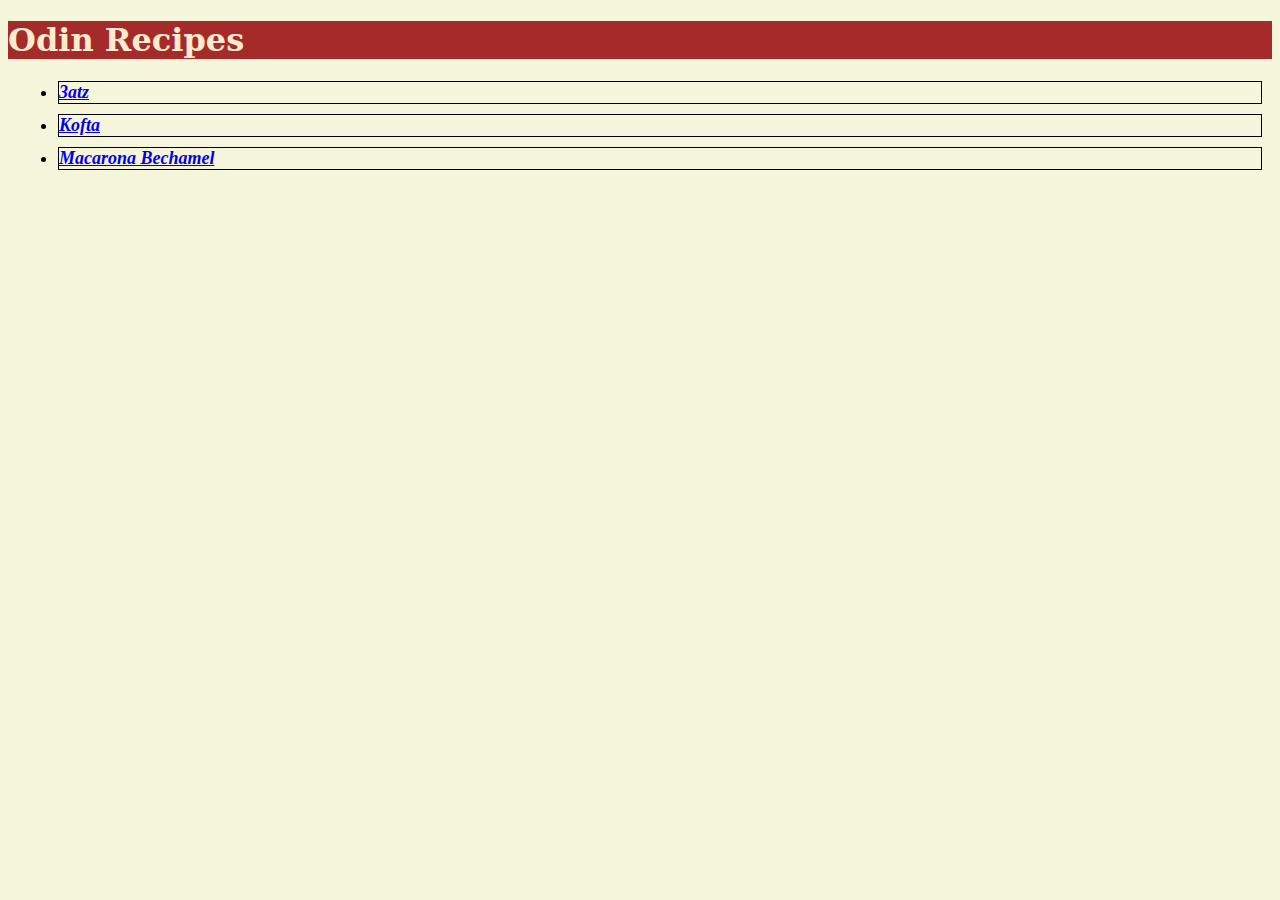
<file: index.html>
<!DOCTYPE html>
<html lang="en">
<head>
    <meta charset="UTF-8">
    <meta name="viewport" content="width=device-width, initial-scale=1.0">
    <title>Document</title>
    <link rel="stylesheet" href="style.css">
</head>
<body>
    <h1>Odin Recipes</h1>
    <ul>
        <li id="ads"><a href="./recipes/3atz.html">3atz</a></li>
        <li id="kofta"><a href="./recipes/kofta.html">Kofta</a></li>
        <li id="bechamel"><a href="./recipes/macarona_bechamel.html">Macarona Bechamel</a></li>
    </ul>
</body>
</html>
</file>
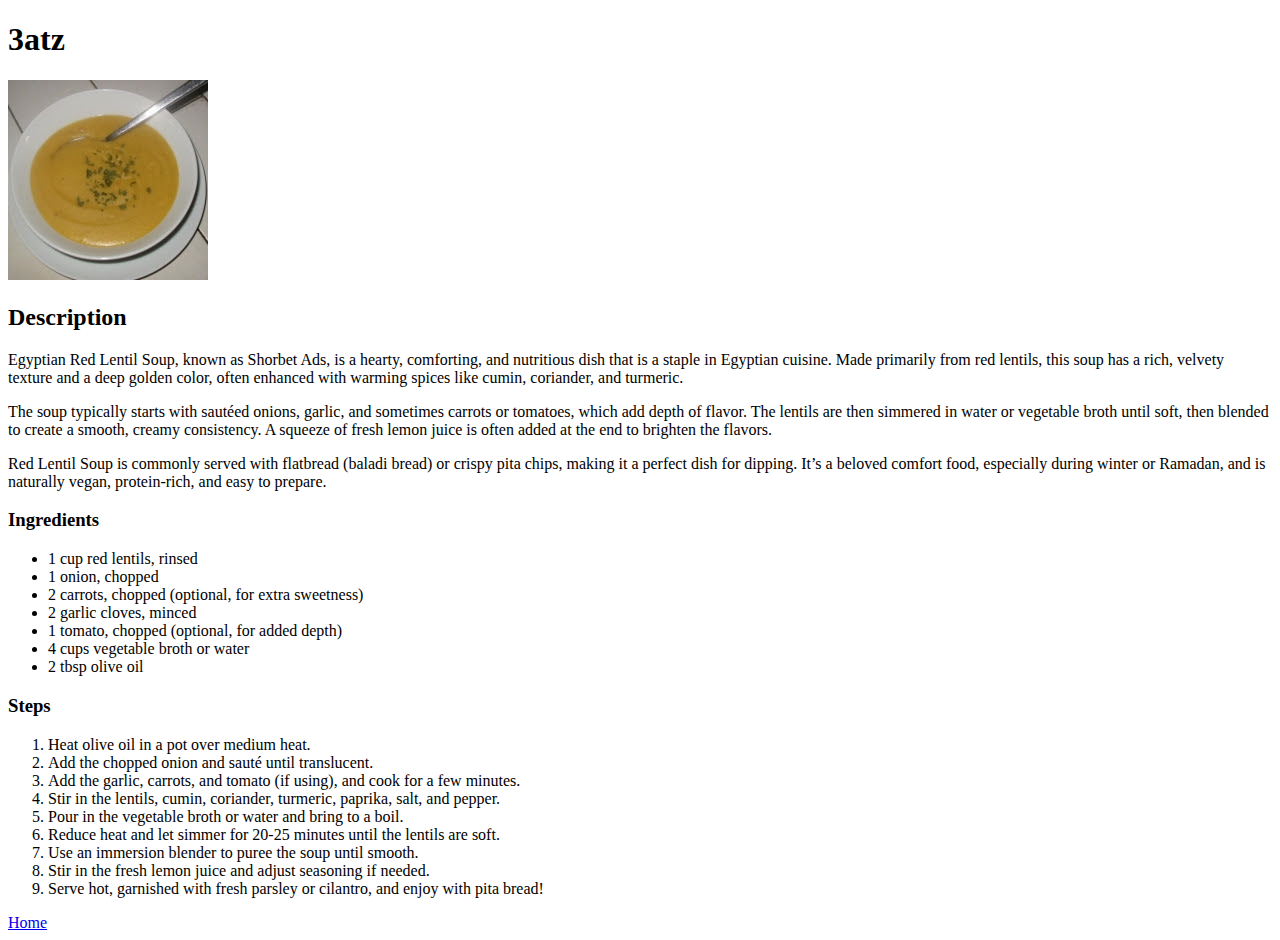
<file: recipes/3atz.html>
<!DOCTYPE html>
<html lang="en">
<head>
    <meta charset="UTF-8">
    <meta name="viewport" content="width=device-width, initial-scale=1.0">
    <title>Document</title>
</head>
<body class="atz-body">
    <h1>3atz</h1>
    <img src="./images/3atz.jpg">
    <h2>Description</h2>
    <p>Egyptian Red Lentil Soup, known as Shorbet Ads, is a hearty, comforting, and nutritious dish that is a staple in Egyptian cuisine. Made primarily from red lentils, this soup has a rich, velvety texture and a deep golden color, often enhanced with warming spices like cumin, coriander, and turmeric.</p>
        
        <p>The soup typically starts with sautéed onions, garlic, and sometimes carrots or tomatoes, which add depth of flavor. The lentils are then simmered in water or vegetable broth until soft, then blended to create a smooth, creamy consistency. A squeeze of fresh lemon juice is often added at the end to brighten the flavors.</p>
        
        <p>Red Lentil Soup is commonly served with flatbread (baladi bread) or crispy pita chips, making it a perfect dish for dipping. It’s a beloved comfort food, especially during winter or Ramadan, and is naturally vegan, protein-rich, and easy to prepare.</p>

        <h3>Ingredients</h3>
        <ul>
            <li>1 cup red lentils, rinsed</li>
            <li>1 onion, chopped</li>
            <li>2 carrots, chopped (optional, for extra sweetness)</li>
            <li>2 garlic cloves, minced</li>
            <li>1 tomato, chopped (optional, for added depth)</li>
            <li>4 cups vegetable broth or water</li>
            <li>2 tbsp olive oil</li>
        </ul>

        <h3>Steps</h3>
        <ol>
            <li>Heat olive oil in a pot over medium heat.</li>
            <li>Add the chopped onion and sauté until translucent.</li>
            <li>Add the garlic, carrots, and tomato (if using), and cook for a few minutes.</li>
            <li>Stir in the lentils, cumin, coriander, turmeric, paprika, salt, and pepper.</li>
            <li>Pour in the vegetable broth or water and bring to a boil.</li>
            <li>Reduce heat and let simmer for 20-25 minutes until the lentils are soft.</li>
            <li>Use an immersion blender to puree the soup until smooth.</li>
            <li>Stir in the fresh lemon juice and adjust seasoning if needed.</li>
            <li>Serve hot, garnished with fresh parsley or cilantro, and enjoy with pita bread!</li>
        </ol>
    <a href="../index.html">Home</a>
</body>
</html>
</file>
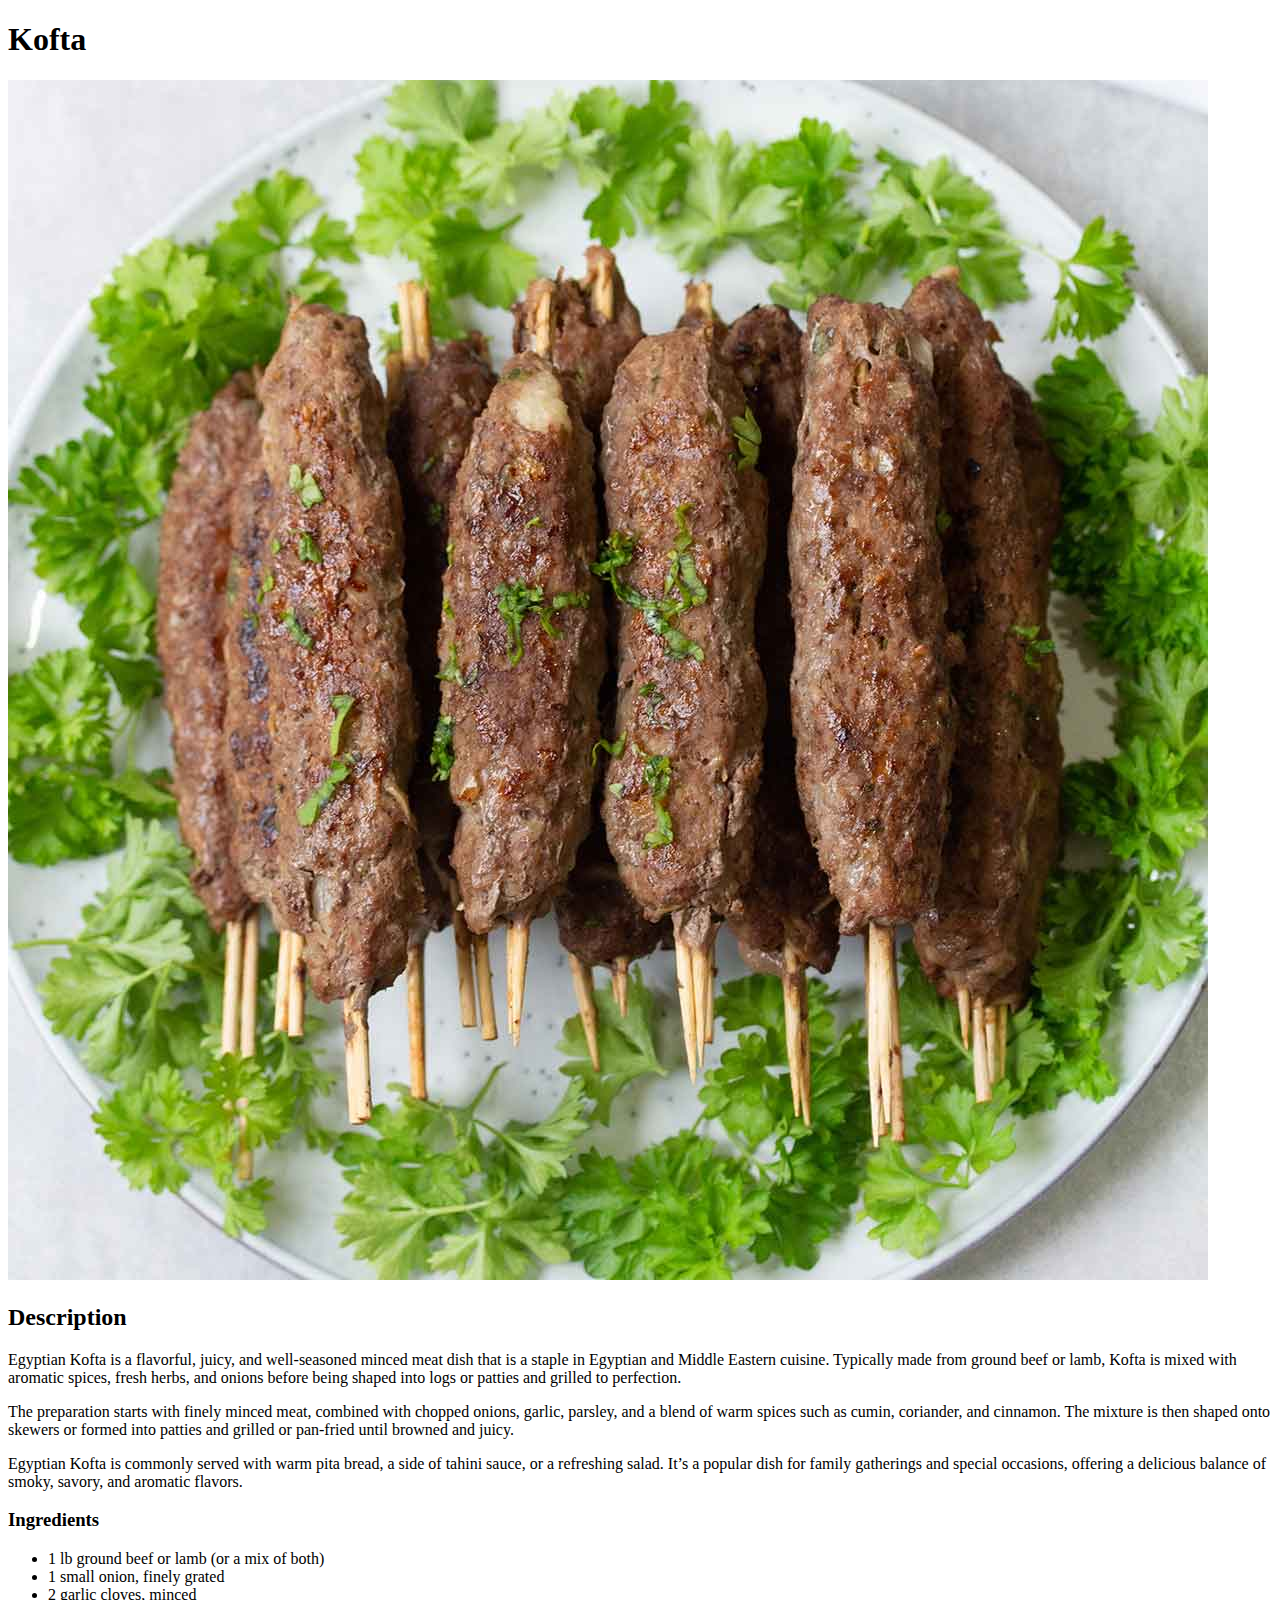
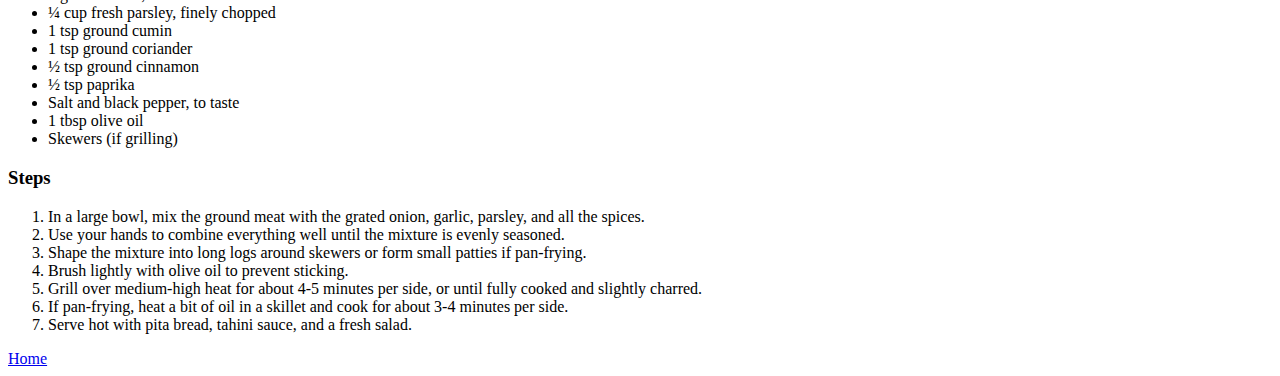
<file: recipes/kofta.html>
<!DOCTYPE html>
<html lang="en">
<head>
    <meta charset="UTF-8">
    <meta name="viewport" content="width=device-width, initial-scale=1.0">
    <title>Document</title>
</head>
<body>
    <h1>Kofta</h1>
    <img src="./images/Kofta-Kebab-0.jpg">
    <h2>Description</h2>
    <p>Egyptian Kofta is a flavorful, juicy, and well-seasoned minced meat dish that is a staple in Egyptian and Middle Eastern cuisine. Typically made from ground beef or lamb, Kofta is mixed with aromatic spices, fresh herbs, and onions before being shaped into logs or patties and grilled to perfection.</p>

    <p>The preparation starts with finely minced meat, combined with chopped onions, garlic, parsley, and a blend of warm spices such as cumin, coriander, and cinnamon. The mixture is then shaped onto skewers or formed into patties and grilled or pan-fried until browned and juicy.</p>
    
    <p>Egyptian Kofta is commonly served with warm pita bread, a side of tahini sauce, or a refreshing salad. It’s a popular dish for family gatherings and special occasions, offering a delicious balance of smoky, savory, and aromatic flavors.</p>
    
    <h3>Ingredients</h3>
    <ul>
        <li>1 lb ground beef or lamb (or a mix of both)</li>
        <li>1 small onion, finely grated</li>
        <li>2 garlic cloves, minced</li>
        <li>¼ cup fresh parsley, finely chopped</li>
        <li>1 tsp ground cumin</li>
        <li>1 tsp ground coriander</li>
        <li>½ tsp ground cinnamon</li>
        <li>½ tsp paprika</li>
        <li>Salt and black pepper, to taste</li>
        <li>1 tbsp olive oil</li>
        <li>Skewers (if grilling)</li>
    </ul>
    
    <h3>Steps</h3>
    <ol>
        <li>In a large bowl, mix the ground meat with the grated onion, garlic, parsley, and all the spices.</li>
        <li>Use your hands to combine everything well until the mixture is evenly seasoned.</li>
        <li>Shape the mixture into long logs around skewers or form small patties if pan-frying.</li>
        <li>Brush lightly with olive oil to prevent sticking.</li>
        <li>Grill over medium-high heat for about 4-5 minutes per side, or until fully cooked and slightly charred.</li>
        <li>If pan-frying, heat a bit of oil in a skillet and cook for about 3-4 minutes per side.</li>
        <li>Serve hot with pita bread, tahini sauce, and a fresh salad.</li>
    </ol>
    <a href="../index.html">Home</a>
</body>
</html>
</file>
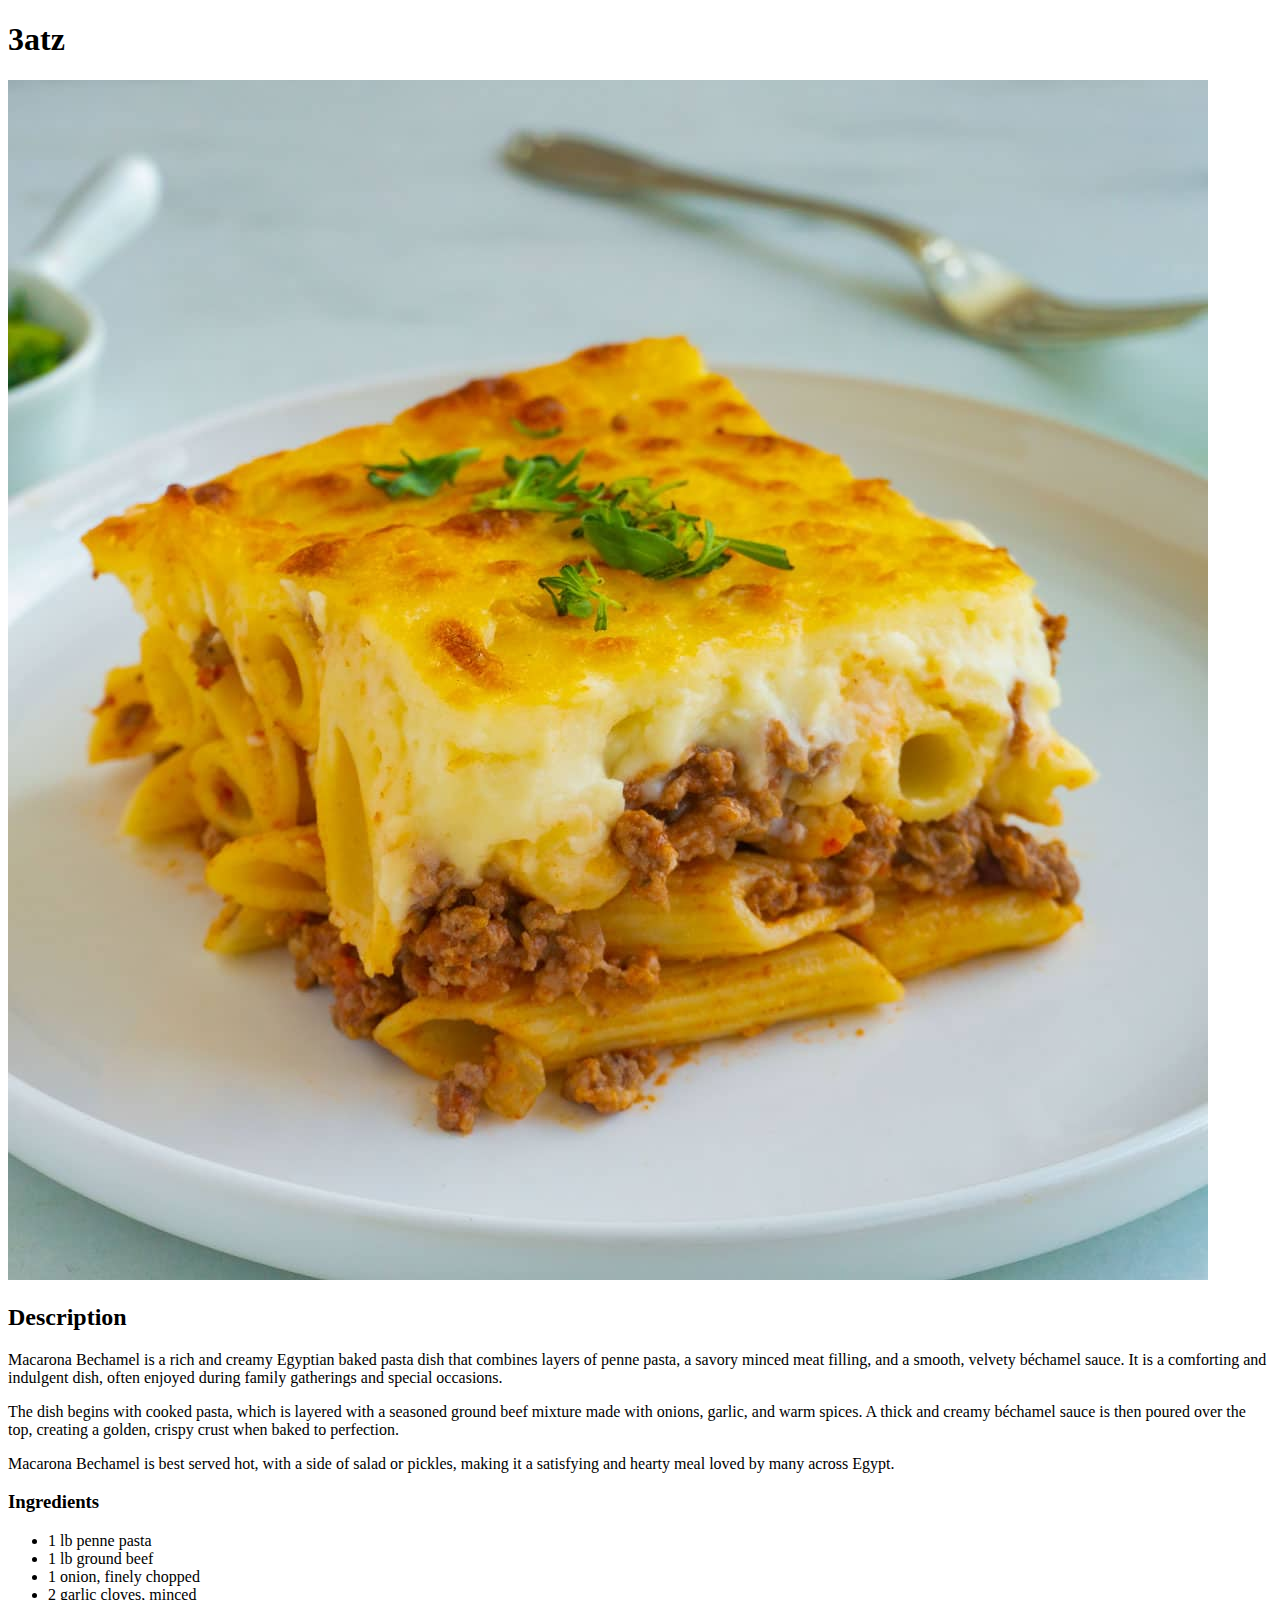
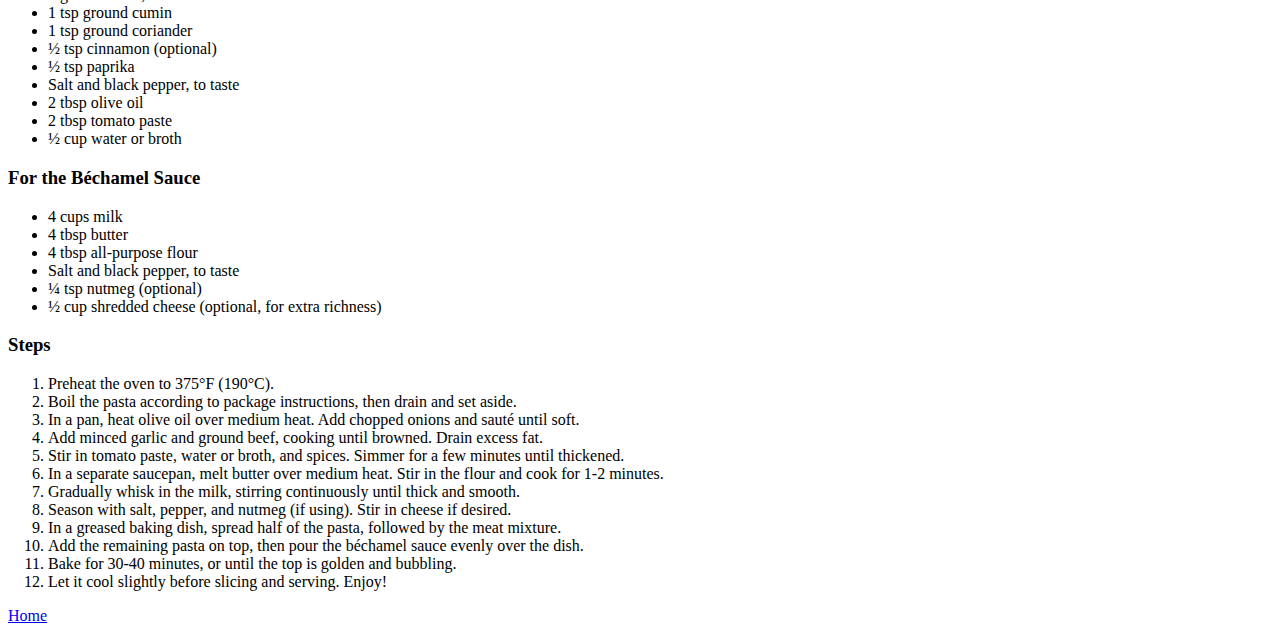
<file: recipes/macarona_bechamel.html>
<!DOCTYPE html>
<html lang="en">
<head>
    <meta charset="UTF-8">
    <meta name="viewport" content="width=device-width, initial-scale=1.0">
    <title>Document</title>
</head>
<body>
    <h1>3atz</h1>
    <img src="./images/Egyptian-Macarona-Bechamel-Featured.jpg">
    <h2>Description</h2>
    <p>Macarona Bechamel is a rich and creamy Egyptian baked pasta dish that combines layers of penne pasta, a savory minced meat filling, and a smooth, velvety béchamel sauce. It is a comforting and indulgent dish, often enjoyed during family gatherings and special occasions.</p>

<p>The dish begins with cooked pasta, which is layered with a seasoned ground beef mixture made with onions, garlic, and warm spices. A thick and creamy béchamel sauce is then poured over the top, creating a golden, crispy crust when baked to perfection.</p>

<p>Macarona Bechamel is best served hot, with a side of salad or pickles, making it a satisfying and hearty meal loved by many across Egypt.</p>

<h3>Ingredients</h3>
<ul>
    <li>1 lb penne pasta</li>
    <li>1 lb ground beef</li>
    <li>1 onion, finely chopped</li>
    <li>2 garlic cloves, minced</li>
    <li>1 tsp ground cumin</li>
    <li>1 tsp ground coriander</li>
    <li>½ tsp cinnamon (optional)</li>
    <li>½ tsp paprika</li>
    <li>Salt and black pepper, to taste</li>
    <li>2 tbsp olive oil</li>
    <li>2 tbsp tomato paste</li>
    <li>½ cup water or broth</li>
</ul>

<h3>For the Béchamel Sauce</h3>
<ul>
    <li>4 cups milk</li>
    <li>4 tbsp butter</li>
    <li>4 tbsp all-purpose flour</li>
    <li>Salt and black pepper, to taste</li>
    <li>¼ tsp nutmeg (optional)</li>
    <li>½ cup shredded cheese (optional, for extra richness)</li>
</ul>

<h3>Steps</h3>
<ol>
    <li>Preheat the oven to 375°F (190°C).</li>
    <li>Boil the pasta according to package instructions, then drain and set aside.</li>
    <li>In a pan, heat olive oil over medium heat. Add chopped onions and sauté until soft.</li>
    <li>Add minced garlic and ground beef, cooking until browned. Drain excess fat.</li>
    <li>Stir in tomato paste, water or broth, and spices. Simmer for a few minutes until thickened.</li>
    <li>In a separate saucepan, melt butter over medium heat. Stir in the flour and cook for 1-2 minutes.</li>
    <li>Gradually whisk in the milk, stirring continuously until thick and smooth.</li>
    <li>Season with salt, pepper, and nutmeg (if using). Stir in cheese if desired.</li>
    <li>In a greased baking dish, spread half of the pasta, followed by the meat mixture.</li>
    <li>Add the remaining pasta on top, then pour the béchamel sauce evenly over the dish.</li>
    <li>Bake for 30-40 minutes, or until the top is golden and bubbling.</li>
    <li>Let it cool slightly before slicing and serving. Enjoy!</li>
</ol>
    <a href="../index.html">Home</a>
</body>
</html>
</file>
<file: style.css>
h1{
    font-family: 'Papyrus', 'Copperplate','Serif';
    color: blanchedalmond;
    background-color: brown;
}

body{
    background-color: beige;
}

ul{
    font-size: large;
    font-style: italic;
    font-family: cursive;
    font-weight: 600;
}
#ads{
    border: 1px solid black;
    margin: 10px;
}
#kofta{
    border: 1px solid black;
    margin: 10px;
}
#bechamel{
    border: 1px solid black;
    margin: 10px;
}
</file>
